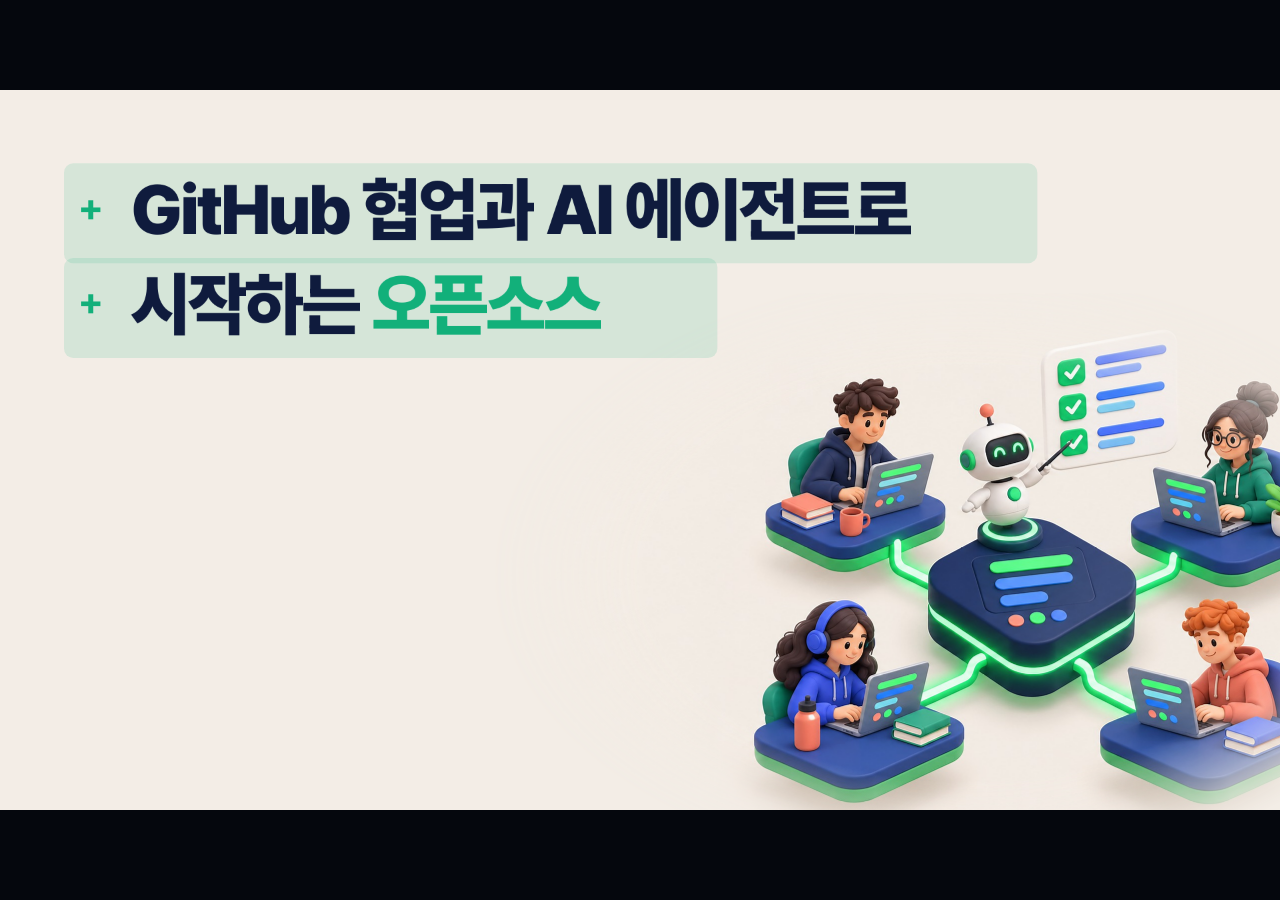
<file: index.html>
<!doctype html>
<html lang="ko">
<head>
<meta charset="utf-8">
<meta name="viewport" content="width=device-width, initial-scale=1">
<title>GitHub 협업과 AI 에이전트로 시작하는 오픈소스</title>
<link rel="icon" href="data:,">
<link rel="stylesheet" href="fonts/fonts.css">
<link rel="stylesheet" href="deck.css">
</head>
<body>
<div id="deck"></div>
<script src="engine.js"></script>
<script src="ui.js"></script>
<script src="slides/00_parts.js"></script>
<script src="slides/01_opening.js"></script>
<script src="slides/10_p1a_oss.js"></script>
<script src="slides/11_p1b_git.js"></script>
<script src="slides/12_p1c_issue.js"></script>
<script src="slides/13_p1d_pr.js"></script>
<script src="slides/14_p1e_merge.js"></script>
<script src="slides/20_p2_read.js"></script>
<script src="slides/30_p3a_agents.js"></script>
<script src="slides/31_p3b_harness.js"></script>
<script src="slides/32_p3c_policy.js"></script>
<script src="slides/40_closing.js"></script>
<script>DECK.start();</script>
</body>
</html>
</file>
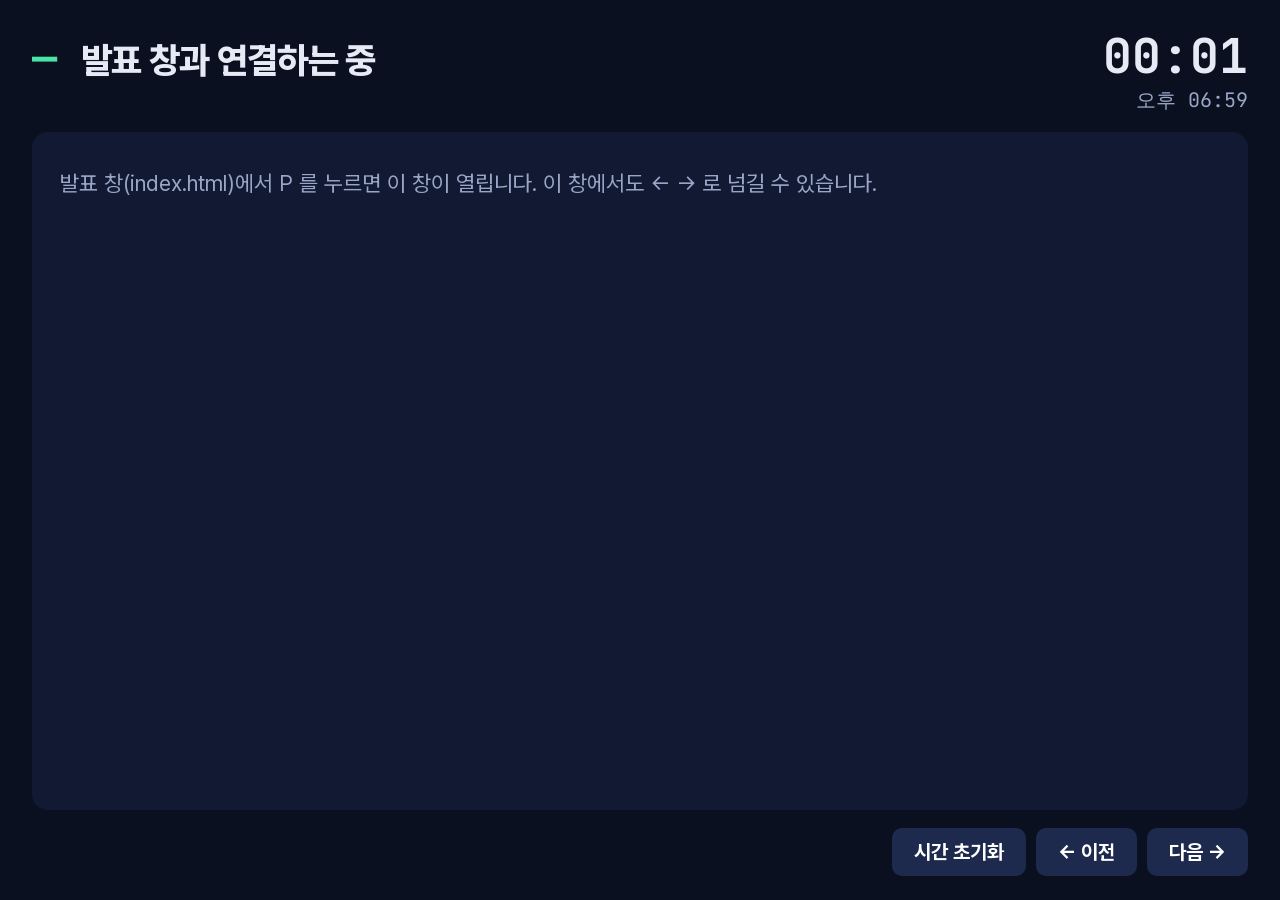
<file: presenter.html>
<!doctype html>
<html lang="ko">
<head>
<meta charset="utf-8">
<title>발표자 창</title>
<link rel="stylesheet" href="fonts/fonts.css">
<style>
  :root { --mint: #4BE3A6; }
  * { box-sizing: border-box; margin: 0; padding: 0; }
  body { background: #0A1020; color: #E6EAF5; font-family: "Pretendard", sans-serif; height: 100vh; display: grid; grid-template-rows: auto 1fr auto; padding: 24px 32px; gap: 18px; }
  header { display: flex; align-items: baseline; gap: 24px; }
  #num { font-family: "JetBrains Mono", monospace; font-size: 42px; font-weight: 700; color: var(--mint); }
  #title { font-size: 36px; font-weight: 800; letter-spacing: -.02em; }
  #step { font-size: 20px; color: #9AA6C6; }
  #clocks { margin-left: auto; text-align: right; font-family: "JetBrains Mono", monospace; }
  #elapsed { font-size: 48px; font-weight: 700; }
  #now { font-size: 20px; color: #9AA6C6; }
  #notes { font-size: 30px; line-height: 1.6; background: #121A33; border-radius: 16px; padding: 24px 28px; overflow: auto; white-space: pre-wrap; }
  footer { display: flex; align-items: center; gap: 16px; font-size: 22px; color: #9AA6C6; }
  #next b { color: #E6EAF5; }
  button { font: 700 20px "Pretendard", sans-serif; padding: 12px 22px; border-radius: 10px; border: 0; background: #1E2A4D; color: #fff; cursor: pointer; }
  button:hover { background: #2A3A66; }
  .sp { margin-left: auto; display: flex; gap: 10px; }
  #wait { color: #9AA6C6; font-size: 22px; }
</style>
</head>
<body>
<header>
  <div id="num">—</div>
  <div><div id="title">발표 창과 연결하는 중</div><div id="step"></div></div>
  <div id="clocks"><div id="elapsed">00:00</div><div id="now"></div></div>
</header>
<div id="notes"><span id="wait">발표 창(index.html)에서 P 를 누르면 이 창이 열립니다. 이 창에서도 ← → 로 넘길 수 있습니다.</span></div>
<footer>
  <div id="next"></div>
  <div class="sp"><button id="reset">시간 초기화</button><button id="prev">← 이전</button><button id="nextb">다음 →</button></div>
</footer>
<script>
  const bc = new BroadcastChannel('deck-sync');
  const $ = id => document.getElementById(id);
  let start = Date.now();
  bc.onmessage = m => {
    const d = m.data; if (d.type !== 'state') return;
    $('num').textContent = `${d.i + 1} / ${d.n}`;
    $('title').textContent = d.title || '';
    $('step').textContent = d.steps ? `단계 ${d.step} / ${d.steps}` : '';
    $('notes').textContent = d.notes || '(메모 없음)';
    $('next').innerHTML = d.next ? `다음 → <b>${d.next}</b>` : '마지막 장';
  };
  const send = cmd => bc.postMessage({ type: 'cmd', cmd });
  $('prev').onclick = () => send('back'); $('nextb').onclick = () => send('next');
  $('reset').onclick = () => { start = Date.now(); };
  document.addEventListener('keydown', e => {
    if (['ArrowRight', ' ', 'PageDown', 'Enter'].includes(e.key)) { e.preventDefault(); send('next'); }
    if (['ArrowLeft', 'PageUp'].includes(e.key)) { e.preventDefault(); send('back'); }
  });
  setInterval(() => {
    const s = Math.floor((Date.now() - start) / 1000);
    $('elapsed').textContent = `${String(Math.floor(s / 60)).padStart(2, '0')}:${String(s % 60).padStart(2, '0')}`;
    $('now').textContent = new Date().toLocaleTimeString('ko-KR', { hour: '2-digit', minute: '2-digit' });
  }, 500);
  send('hello');
</script>
</body>
</html>
</file>
<file: fonts/fonts.css>
@font-face { font-family: "Pretendard"; src: url("PretendardVariable.woff2") format("woff2"); font-weight: 45 920; font-display: block; }
@font-face { font-family: "JetBrains Mono"; src: url("JetBrainsMono-400.woff2") format("woff2"); font-weight: 400; font-display: block; }
@font-face { font-family: "JetBrains Mono"; src: url("JetBrainsMono-500.woff2") format("woff2"); font-weight: 500; font-display: block; }
@font-face { font-family: "JetBrains Mono"; src: url("JetBrainsMono-700.woff2") format("woff2"); font-weight: 700; font-display: block; }
@font-face { font-family: "Hahmlet"; src: url("Hahmlet-300.woff2") format("woff2"); font-weight: 300; font-display: block; }
@font-face { font-family: "Hahmlet"; src: url("Hahmlet-700.woff2") format("woff2"); font-weight: 700; font-display: block; }
@font-face { font-family: "Hahmlet"; src: url("Hahmlet-900.woff2") format("woff2"); font-weight: 900; font-display: block; }
@font-face { font-family: "Anton"; src: url("Anton-400.woff2") format("woff2"); font-weight: 400; font-display: block; }
</file>
<file: deck.css>
/* 색·서체 토큰 — concept.md 의 공통 디자인 시스템 */
:root {
  --paper: #F3EDE6; --paper2: #E9E1D5; --paper3: #DDD3C4;
  --white: #FBFAF7;
  --ink: #0F1B3D; --ink2: #3A4766; --muted: #7B8299; --line: rgba(15, 27, 61, .14);
  --navy: #0F1B3D; --night: #0A1020; --night2: #131B33;
  --green: #12B07A; --green-d: #0B8A5F; --green-l: #D5F2E6; --mint: #4BE3A6;
  --blue: #2F6BFF; --blue-d: #1E4FD0; --blue-l: #DCE6FF;
  --violet: #7C5CFF; --violet-l: #E6E0FF;
  --red: #EF4B4B; --red-l: #FDE1E1;
  --amber: #F5A524; --amber-l: #FDEFD3;
  --teal: #12A6B0;
  --sans: "Pretendard", "Apple SD Gothic Neo", sans-serif;
  --mono: "JetBrains Mono", "Pretendard", monospace;
  --serif: "Hahmlet", "Pretendard", serif;
  --num: "Anton", "Pretendard", sans-serif;
}
* { box-sizing: border-box; margin: 0; padding: 0; }
html, body { width: 100%; height: 100%; background: #05070d; overflow: hidden; }
body { font-family: var(--sans); color: var(--ink); -webkit-font-smoothing: antialiased; text-rendering: geometricPrecision; }
#deck { position: fixed; inset: 0; }
.stage { position: absolute; left: 50%; top: 50%; width: 1920px; height: 1080px; transform-origin: 50% 50%; overflow: hidden; background: var(--paper); }
.slide { position: absolute; inset: 0; display: none; overflow: hidden; word-break: keep-all; overflow-wrap: break-word; line-break: strict; }
.slide.on, .slide.off { display: block; }
.slide.off { z-index: 1; } .slide.on { z-index: 2; }

/* 테마 */
.theme-paper { background: var(--paper); color: var(--ink); --fg: var(--ink); --fg2: var(--ink2); --acc: var(--green); --ln: var(--line); --card: #fff; }
.theme-white { background: var(--white); color: var(--ink); --fg: var(--ink); --fg2: var(--ink2); --acc: var(--green); --ln: var(--line); --card: #fff; }
.theme-ink { background: var(--navy); color: #EEF1F8; --fg: #EEF1F8; --fg2: #AEB8D3; --acc: var(--mint); --ln: rgba(255,255,255,.14); --card: #18264D; }
.theme-night { background: var(--night); color: #E6EAF5; --fg: #E6EAF5; --fg2: #9AA6C6; --acc: var(--mint); --ln: rgba(255,255,255,.12); --card: #121A33; }
.theme-blue { background: var(--blue); color: #fff; --fg: #fff; --fg2: #DCE6FF; --acc: #fff; --ln: rgba(255,255,255,.25); --card: #fff; }
.theme-green { background: var(--green); color: #fff; --fg: #fff; --fg2: #E2FAF0; --acc: var(--ink); --ln: rgba(255,255,255,.3); --card: #fff; }
.theme-editorial { background: #F1EBDF; color: #1A1A1A; --fg: #1A1A1A; --fg2: #4A4A4A; --acc: #D23A2E; --ln: rgba(0,0,0,.18); --card: #fff; }
.theme-night.dots::before, .theme-ink.dots::before { content: ""; position: absolute; inset: 0; background-image: radial-gradient(rgba(255,255,255,.07) 1.4px, transparent 1.6px); background-size: 40px 40px; }
.theme-paper.dots::before, .theme-white.dots::before { content: ""; position: absolute; inset: 0; background-image: radial-gradient(rgba(15,27,61,.09) 1.4px, transparent 1.6px); background-size: 40px 40px; }

/* 배치 */
.abs { position: absolute; }
.fill { position: absolute; inset: 0; }
.row { display: flex; align-items: center; }
.col { display: flex; flex-direction: column; }

/* 글자 */
.k { font-weight: 700; font-size: 28px; letter-spacing: -.01em; color: var(--acc); display: inline-flex; align-items: center; gap: 14px; }
.k::before { content: ""; width: 34px; height: 4px; border-radius: 2px; background: currentColor; }
.h1 { font-weight: 860; font-size: 104px; letter-spacing: -.04em; line-height: 1.08; color: var(--fg); }
.h2 { font-weight: 820; font-size: 76px; letter-spacing: -.035em; line-height: 1.12; color: var(--fg); }
.h3 { font-weight: 760; font-size: 50px; letter-spacing: -.03em; line-height: 1.2; color: var(--fg); }
.h4 { font-weight: 720; font-size: 40px; letter-spacing: -.025em; line-height: 1.25; color: var(--fg); }
.b1 { font-weight: 560; font-size: 42px; letter-spacing: -.02em; line-height: 1.45; color: var(--fg); }
.b2 { font-weight: 520; font-size: 34px; letter-spacing: -.015em; line-height: 1.45; color: var(--fg2); }
.b3 { font-weight: 500; font-size: 28px; letter-spacing: -.01em; line-height: 1.45; color: var(--fg2); }
.cap { font-weight: 600; font-size: 24px; letter-spacing: 0; color: var(--fg2); }
.mono { font-family: var(--mono); letter-spacing: -.01em; }
.serif { font-family: var(--serif); }
.numf { font-family: var(--num); font-weight: 400; font-variant-numeric: tabular-nums; }
.hl { color: var(--green); } .theme-ink .hl, .theme-night .hl { color: var(--mint); }
.hb { color: var(--blue); } .theme-ink .hb, .theme-night .hb { color: #7FA4FF; }
.hv { color: var(--violet); } .theme-ink .hv, .theme-night .hv { color: #B3A2FF; }
.hr { color: var(--red); } .theme-ink .hr, .theme-night .hr { color: #FF8A8A; }
.ha { color: var(--amber); }
.mark { background: linear-gradient(transparent 58%, rgba(18,176,122,.28) 58%); padding: 0 .08em; }
code, .code { font-family: var(--mono); font-weight: 500; background: rgba(15,27,61,.07); padding: .06em .32em; border-radius: .25em; font-size: .88em; letter-spacing: -.02em; }
.theme-ink code, .theme-night code, .theme-blue code { background: rgba(255,255,255,.12); }
.w { white-space: nowrap; display: inline; }
.ch { display: inline-block; will-change: transform; }
.mk { display: inline-block; overflow: hidden; padding: .12em .01em .2em; margin: -.12em -.01em -.2em; vertical-align: top; }

/* 창(윈도) */
.win { position: absolute; background: var(--card, #fff); border-radius: 22px; box-shadow: 0 2px 0 rgba(15,27,61,.06), 0 30px 60px -20px rgba(15,27,61,.25), 0 0 0 1.5px rgba(15,27,61,.08); overflow: hidden; color: var(--ink); }
.win.dark { background: #0E1530; color: #E6EAF5; box-shadow: 0 30px 70px -20px rgba(0,0,0,.6), 0 0 0 1.5px rgba(255,255,255,.08); }
.win-bar { height: 56px; display: flex; align-items: center; gap: 12px; padding: 0 22px; border-bottom: 1.5px solid rgba(15,27,61,.08); font-family: var(--mono); font-size: 22px; font-weight: 500; color: #6B7390; }
.win.dark .win-bar { border-color: rgba(255,255,255,.08); color: #8F9ABB; }
.win-dots { display: flex; gap: 9px; margin-right: 10px; } .win-dots i { width: 14px; height: 14px; border-radius: 50%; background: #E5E1DA; display: block; }
.win.dark .win-dots i { background: #2A3459; }
.win-body { position: absolute; left: 0; right: 0; top: 56px; bottom: 0; }
.win.nobar .win-body { top: 0; }

/* 칩·라벨·버튼 */
.chip { display: inline-flex; align-items: center; gap: 10px; height: 44px; padding: 0 20px; border-radius: 22px; font-weight: 700; font-size: 24px; letter-spacing: -.01em; white-space: nowrap; }
.chip.lg { height: 64px; padding: 0 30px; border-radius: 32px; font-size: 34px; }
.chip.xl { height: 96px; padding: 0 46px; border-radius: 48px; font-size: 52px; }
.btn { display: inline-flex; align-items: center; gap: 14px; height: 72px; padding: 0 34px; border-radius: 16px; font-weight: 750; font-size: 30px; white-space: nowrap; border: 2px solid rgba(15,27,61,.14); background: #fff; color: var(--ink); }
.btn.green { background: var(--green); border-color: var(--green-d); color: #fff; }
.btn.red { background: var(--red); border-color: #C93434; color: #fff; }
.btn.violet { background: var(--violet); border-color: #5E3FE0; color: #fff; }
.btn.ghost { background: transparent; }

/* Diff */
.diff { font-family: var(--mono); font-size: 28px; line-height: 1; }
.diff .ln { display: flex; align-items: center; height: 52px; padding-right: 24px; white-space: pre; }
.diff .ln .g { width: 64px; text-align: right; padding-right: 16px; color: #A0A6B8; font-size: 22px; flex: none; }
.diff .ln .s { width: 40px; text-align: center; font-weight: 700; flex: none; }
.diff .ln.add { background: #DDF6EA; } .diff .ln.add .s { color: var(--green-d); }
.diff .ln.del { background: #FCE3E3; } .diff .ln.del .s { color: #C93434; }
.diff .ln.hunk { background: #EEF2FF; color: #5A6BA8; font-size: 22px; }
.win.dark .diff .ln.add { background: rgba(18,176,122,.18); } .win.dark .diff .ln.del { background: rgba(239,75,75,.18); }

/* 터미널 */
.term { font-family: var(--mono); font-size: 32px; line-height: 1.55; color: #DCE3F5; }
.term .p { color: var(--mint); font-weight: 700; margin-right: 18px; }
.term .o { color: #8F9ABB; }
.term .ok { color: var(--mint); } .term .er { color: #FF8A8A; }
.term .ln { white-space: pre; }

/* 카드 */
.card { position: absolute; background: var(--card); border-radius: 26px; box-shadow: 0 1px 0 rgba(15,27,61,.05), 0 24px 48px -24px rgba(15,27,61,.28), 0 0 0 1.5px rgba(15,27,61,.06); padding: 40px 44px; color: var(--ink); }
.theme-ink .card, .theme-night .card { box-shadow: 0 0 0 1.5px rgba(255,255,255,.08), 0 24px 48px -24px rgba(0,0,0,.6); color: var(--fg); }
.ico { display: inline-flex; align-items: center; justify-content: center; flex: none; }
.ico svg { width: 100%; height: 100%; }
.badge { display: inline-flex; align-items: center; justify-content: center; border-radius: 50%; flex: none; }
.numb { font-family: var(--num); font-weight: 400; display: inline-flex; align-items: center; justify-content: center; border-radius: 50%; flex: none; color: #fff; }

/* 하단 진행 표시 */
.chrome { position: absolute; left: 0; right: 0; bottom: 0; height: 74px; z-index: 50; pointer-events: none; }
.chrome .rail { position: absolute; left: 0; top: 4px; }
.rail-main { stroke: var(--c-rail, rgba(15,27,61,.18)); stroke-width: 2; }
.rail-branch { fill: none; stroke-width: 2; opacity: .55; }
.rail-dot { fill: rgba(15,27,61,.25); opacity: .35; } .rail-dot.done { opacity: 1; }
.rail-cur { fill: var(--c-cur-fill, #fff); stroke-width: 4; stroke: var(--ink); }
.rail-label { position: absolute; left: 120px; bottom: 34px; font-size: 19px; font-weight: 650; color: var(--c-rail-t, rgba(15,27,61,.5)); letter-spacing: 0; display: none; }
.rail-num { position: absolute; right: 120px; bottom: 36px; font-family: var(--mono); font-size: 19px; color: var(--c-rail-t, rgba(15,27,61,.5)); }
.rail-num b { color: var(--c-rail-b, var(--ink)); font-weight: 700; }
#deck[data-theme="ink"] .chrome, #deck[data-theme="night"] .chrome, #deck[data-theme="blue"] .chrome, #deck[data-theme="green"] .chrome { --c-rail: rgba(255,255,255,.22); --c-rail-t: rgba(255,255,255,.55); --c-rail-b: #fff; --c-cur-fill: transparent; }
#deck[data-theme="ink"] .rail-dot, #deck[data-theme="night"] .rail-dot, #deck[data-theme="blue"] .rail-dot, #deck[data-theme="green"] .rail-dot { fill: rgba(255,255,255,.5); }
#deck[data-theme="ink"] .rail-cur, #deck[data-theme="night"] .rail-cur { stroke: #fff; }
#deck[data-theme="blue"] .rail-cur, #deck[data-theme="green"] .rail-cur { stroke: #fff !important; }
#deck.nochrome .chrome { display: none; }
.blackout { position: absolute; inset: 0; background: #000; z-index: 90; display: none; } .blackout.show { display: block; }

/* 발표자 메모·목차 */
.notes { position: fixed; left: 0; right: 0; bottom: 0; max-height: 40vh; overflow: auto; background: rgba(8,12,24,.94); color: #E6EAF5; padding: 18px 28px; font-size: 18px; line-height: 1.6; z-index: 100; display: none; }
.notes.show { display: block; } .notes .nt-h { font-weight: 800; font-size: 20px; margin-bottom: 6px; } .notes .nt-h span { color: var(--mint); font-weight: 600; margin-left: 8px; }
.notes .nt-n { margin-top: 8px; color: #8F9ABB; }
.overview { position: fixed; inset: 0; background: rgba(8,12,24,.97); z-index: 120; overflow: auto; padding: 40px 56px; display: none; columns: 4 320px; column-gap: 40px; }
.overview.show { display: block; }
.ov-g { break-inside: avoid; margin-bottom: 26px; } .ov-h { font-weight: 800; font-size: 15px; margin-bottom: 6px; color: #fff; }
.ov-i { display: block; width: 100%; text-align: left; background: none; border: 0; color: #C9D1E6; font: 500 14px/1.5 var(--sans); padding: 3px 6px; border-radius: 6px; cursor: pointer; }
.ov-i:hover { background: rgba(255,255,255,.08); color: #fff; } .ov-i b { color: var(--mint); font-family: var(--mono); margin-right: 6px; }
.err { position: absolute; left: 40px; top: 40px; color: #c00; font: 700 28px var(--mono); }

/* 인쇄(PDF) */
html.print, html.print body { background: #fff; overflow: visible; height: auto; }
html.print #deck { position: static; }
html.print .page { width: 1920px; height: 1080px; position: relative; overflow: hidden; page-break-after: always; break-after: page; }
html.print .stage { position: absolute; left: 0; top: 0; transform: none; }
.pfoot { position: absolute; left: 120px; right: 120px; bottom: 30px; display: flex; justify-content: space-between; font-size: 19px; font-weight: 650; z-index: 50; background: transparent !important; color: rgba(15,27,61,.45); }
.pfoot b { font-family: var(--mono); color: var(--ink); }
.pfoot.theme-ink, .pfoot.theme-night, .pfoot.theme-blue, .pfoot.theme-green { color: rgba(255,255,255,.55); } .pfoot.theme-ink b, .pfoot.theme-night b, .pfoot.theme-blue b, .pfoot.theme-green b { color: #fff; }
@page { size: 1920px 1080px; margin: 0; }

/* JetBrains Mono 합자 끄기: <!-- -> != 같은 문자를 그대로 보여 준다 */
.mono, .term, .diff, code, .code, .tree, [style*="var(--mono)"] { font-variant-ligatures: none; font-feature-settings: "liga" 0, "calt" 0; }
/* 파랑·초록 바탕에서는 Part 색 가지와 점이 바탕에 묻히므로 흰색으로 그린다 */
#deck[data-theme="blue"] .rail-branch, #deck[data-theme="green"] .rail-branch { stroke: rgba(255,255,255,.75) !important; opacity: .9; }
#deck[data-theme="blue"] .rail-dot, #deck[data-theme="green"] .rail-dot { fill: #fff !important; }
#deck[data-theme="blue"] .rail-main, #deck[data-theme="green"] .rail-main { stroke: rgba(255,255,255,.45); }
</file>
